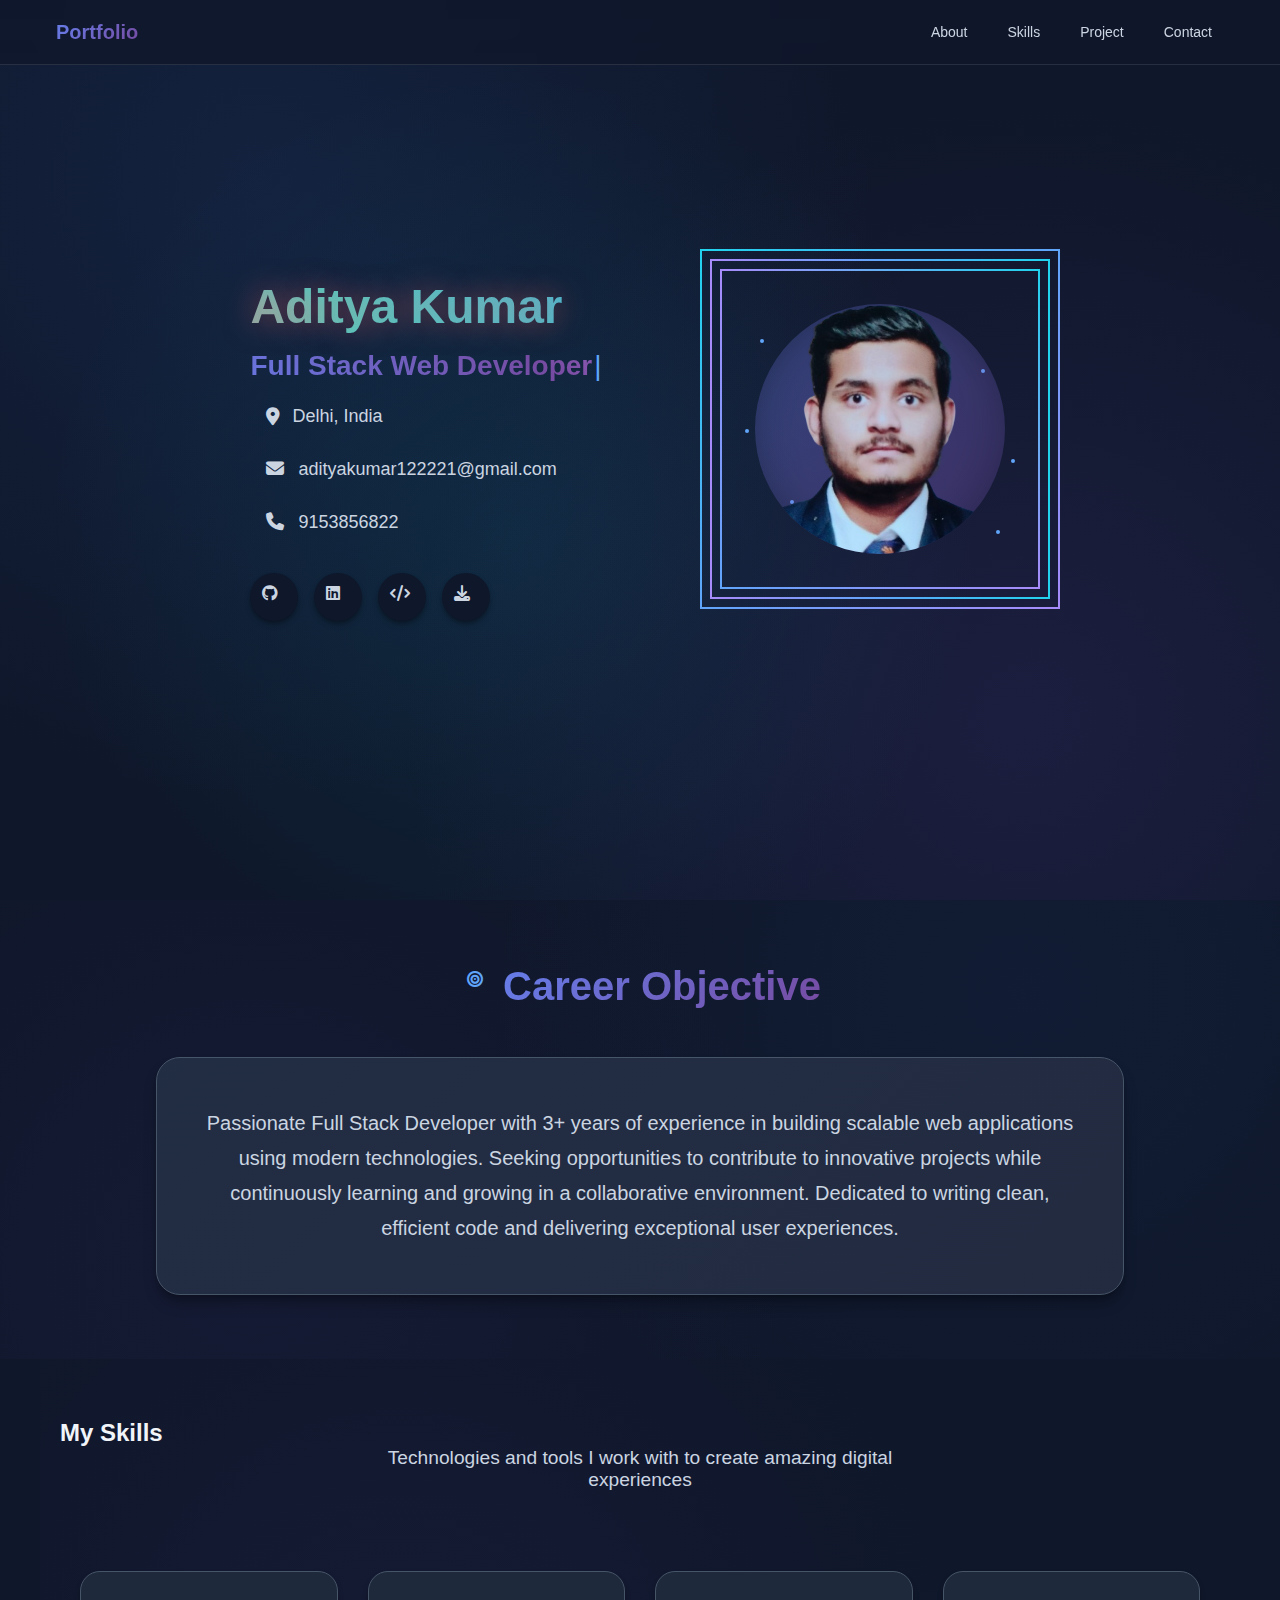
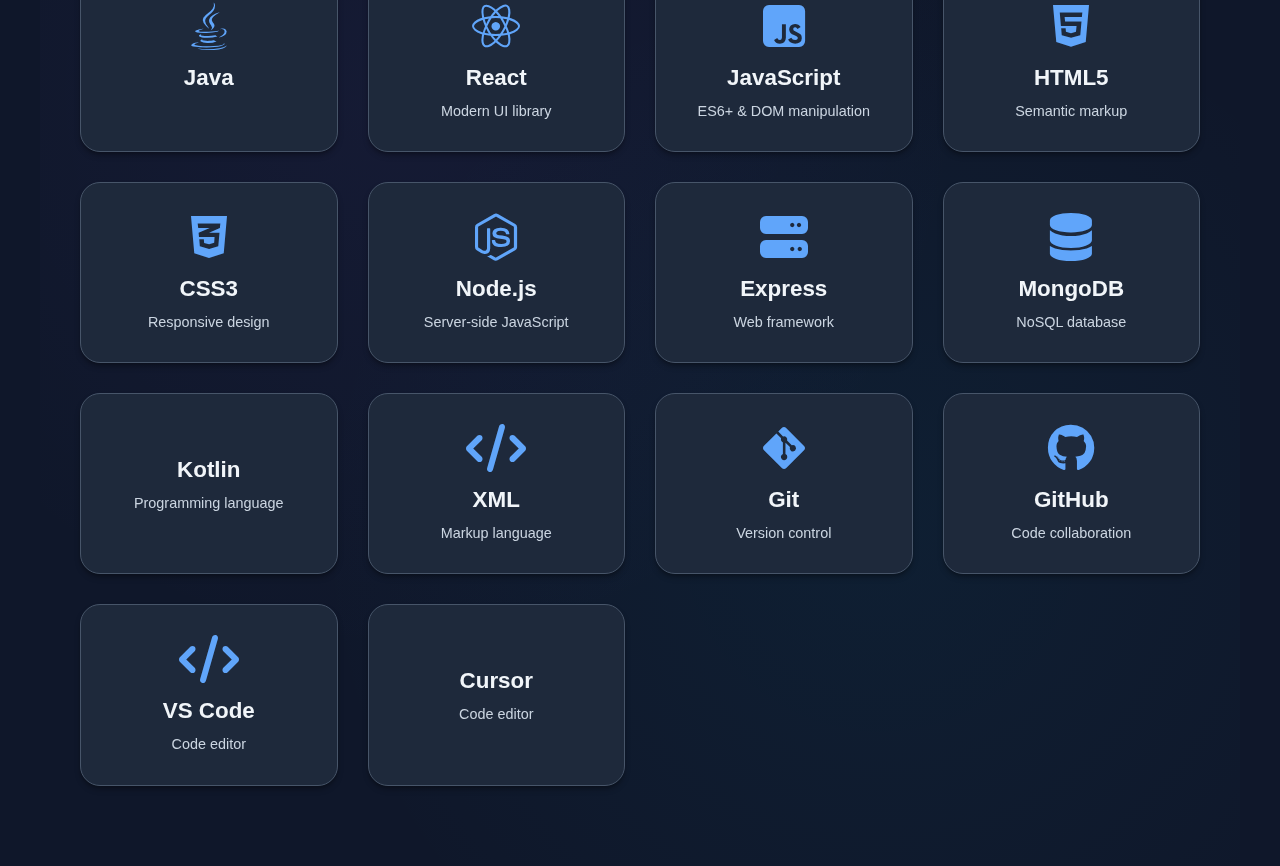
<file: index.html>
<!DOCTYPE html>
<html lang="en" data-theme="dark">
<head>
    <meta charset="UTF-8">
    <meta name="viewport" content="width=device-width, initial-scale=1.0">
    <title>Portfolio - Aditya Kumar</title>
    <link rel="stylesheet" href="https://cdnjs.cloudflare.com/ajax/libs/font-awesome/6.4.0/css/all.min.css">
    <link rel="stylesheet" href="css/main.css">
    <link rel="stylesheet" href="css/navbar.css">
    <link rel="stylesheet" href="css/profile-section.css">
    <link rel="stylesheet" href="css/objective-section.css">
    <link rel="stylesheet" href="css/typing-effect.css">
    <link rel="stylesheet" href="css/skills.css">
</head>
<body>
    <!-- Navigation Bar -->
    <nav class="navigation">
        <div class="nav-container">
            <div class="nav-content">
                <div class="nav-logo">
                    <a href="#profile"><h1>Portfolio</h1></a>
                </div>

                <!-- Desktop Navigation -->
                <div class="nav-desktop">
                    <div class="nav-links">
                        <a href="#objective" class="nav-link">About</a>
                        <a href="#skills" class="nav-link">Skills</a>
                        <a href="#projects" class="nav-link">Project</a>
                        <a href="#profile" class="nav-link">Contact</a>
                    </div>
                </div>
            </div>
        </div>
    </nav>

    <div class="portfolio-app">
        <main>
            <!-- Profile Section (Hero) -->
            <section id="profile" class="profile-section">
                <div class="profile-container">
                    <div class="profile-content">
                        <!-- Contact Information -->
                        <div class="profile-info animate-in">
                            <h1 class="profile-name">Aditya Kumar</h1>

                            <div class="typing-effect">
                                <span class="typing-text">Full Stack Web Developer</span>
                                <span class="typing-cursor">|</span>
                            </div>

                            <div class="contact-info">
                                <a class="contact-item">
                                    <i class="fas fa-map-marker-alt"></i>
                                    <span>Delhi, India</span>
                                </a>
                                <a class="contact-item">
                                    <i class="fas fa-envelope contact-icon"></i>
                                    <span>adityakumar122221@gmail.com</span>
                                </a>
                                <a class="contact-item">
                                    <i class="fas fa-phone contact-icon"></i>
                                    <span>9153856822</span>
                                </a>
                            </div>

                            <!-- Social Links -->
                            <div class="social-links">
                                <div class="tooltip-container">
                                    <a href="https://github.com/Aditya122221" target="_blank" rel="noopener noreferrer" class="social-link github">
                                        <i class="fab fa-github social-icon"></i>
                                    </a>
                                    <span class="tooltip">GitHub</span>
                                </div>

                                <div class="tooltip-container">
                                    <a href="https://www.linkedin.com/in/aditya-kumar-482429346/" target="_blank" rel="noopener noreferrer" class="social-link linkedin">
                                        <i class="fab fa-linkedin social-icon"></i>
                                    </a>
                                    <span class="tooltip">LinkedIn</span>
                                </div>

                                <div class="tooltip-container">
                                    <a href="https://leetcode.com/u/Aditya_2024/" target="_blank" rel="noopener noreferrer" class="social-link leetcode">
                                        <i class="fas fa-code social-icon"></i>
                                    </a>
                                    <span class="tooltip">LeetCode</span>
                                </div>

                                <div class="tooltip-container">
                                    <a href="/resume.pdf" target="_blank" rel="noopener noreferrer" class="social-link resume">
                                        <i class="fas fa-download social-icon"></i>
                                    </a>
                                    <span class="tooltip">Download Resume</span>
                                </div>
                            </div>
                        </div>

                        <!-- Profile Image -->
                        <div class="profile-image-container animate-in">
                            <div class="profile-image-wrapper">
                                <!-- Outer rotating ring -->
                                <div class="profile-ring profile-ring-1"></div>
                                <div class="profile-ring profile-ring-2"></div>
                                <div class="profile-ring profile-ring-3"></div>

                                <!-- Floating particles -->
                                <div class="profile-particles">
                                    <div class="particle particle-1"></div>
                                    <div class="particle particle-2"></div>
                                    <div class="particle particle-3"></div>
                                    <div class="particle particle-4"></div>
                                    <div class="particle particle-5"></div>
                                    <div class="particle particle-6"></div>
                                </div>

                                <!-- Main image with multiple effects -->
                                <div class="profile-image-inner">
                                    <img src="assets/profile-img.png" alt="Aditya Kumar" class="profile-image">
                                    <div class="profile-image-overlay"></div>
                                    <div class="profile-image-glow"></div>
                                    <div class="profile-image-shine"></div>
                                </div>

                                <!-- Interactive hover effects -->
                                <div class="profile-hover-effects">
                                    <div class="hover-ring hover-ring-1"></div>
                                    <div class="hover-ring hover-ring-2"></div>
                                </div>
                            </div>
                        </div>
                    </div>
                </div>
            </section>

            <!-- Objective Section -->
            <section id="objective" class="objective-section">
                <div class="objective-container">
                    <div class="objective-header animate-in">
                        <div class="objective-title">
                            <i class="fas fa-bullseye objective-icon"></i>
                            <h2>Career Objective</h2>
                        </div>
                    </div>

                    <div class="objective-content animate-in">
                        <p class="objective-text">
                            Passionate Full Stack Developer with 3+ years of experience in building scalable web applications using modern technologies. Seeking opportunities to contribute to innovative projects while continuously learning and growing in a collaborative environment. Dedicated to writing clean, efficient code and delivering exceptional user experiences.
                        </p>
                    </div>
                </div>
            </section>

            <!-- Skills Section -->
            <section id="skills" class="skills-section">
                <div class="skills-header animate-in">
                    <h2 class="skills-title">My Skills</h2>
                    <p class="skills-subtitle">
                        Technologies and tools I work with to create amazing digital experiences
                    </p>
                </div>

                <div class="skills-container">
                    <div class="skill-card animate-in" style="animation-delay: 0s;">
                        <div class="skill-icon-wrapper">
                            <i class="fa-brands fa-java skill-icon"></i>
                        </div>
                        <h4 class="skill-name">Java</h4>
                        <p class="skill-description"></p>
                        <div class="skill-glow"></div>
                    </div>

                    <div class="skill-card animate-in" style="animation-delay: 0.1s;">
                        <div class="skill-icon-wrapper">
                            <i class="fab fa-react skill-icon"></i>
                        </div>
                        <h4 class="skill-name">React</h4>
                        <p class="skill-description">Modern UI library</p>
                        <div class="skill-glow"></div>
                    </div>

                    <div class="skill-card animate-in" style="animation-delay: 0.2s;">
                        <div class="skill-icon-wrapper">
                            <i class="fab fa-js-square skill-icon"></i>
                        </div>
                        <h4 class="skill-name">JavaScript</h4>
                        <p class="skill-description">ES6+ & DOM manipulation</p>
                        <div class="skill-glow"></div>
                    </div>

                    <div class="skill-card animate-in" style="animation-delay: 0.3s;">
                        <div class="skill-icon-wrapper">
                            <i class="fab fa-html5 skill-icon"></i>
                        </div>
                        <h4 class="skill-name">HTML5</h4>
                        <p class="skill-description">Semantic markup</p>
                        <div class="skill-glow"></div>
                    </div>

                    <div class="skill-card animate-in" style="animation-delay: 0.4s;">
                        <div class="skill-icon-wrapper">
                            <i class="fab fa-css3-alt skill-icon"></i>
                        </div>
                        <h4 class="skill-name">CSS3</h4>
                        <p class="skill-description">Responsive design</p>
                        <div class="skill-glow"></div>
                    </div>

                    <div class="skill-card animate-in" style="animation-delay: 0.5s;">
                        <div class="skill-icon-wrapper">
                            <i class="fab fa-node-js skill-icon"></i>
                        </div>
                        <h4 class="skill-name">Node.js</h4>
                        <p class="skill-description">Server-side JavaScript</p>
                        <div class="skill-glow"></div>
                    </div>

                    <div class="skill-card animate-in" style="animation-delay: 0.6s;">
                        <div class="skill-icon-wrapper">
                            <i class="fas fa-server skill-icon"></i>
                        </div>
                        <h4 class="skill-name">Express</h4>
                        <p class="skill-description">Web framework</p>
                        <div class="skill-glow"></div>
                    </div>

                    <div class="skill-card animate-in" style="animation-delay: 0.7s;">
                        <div class="skill-icon-wrapper">
                            <i class="fas fa-database skill-icon"></i>
                        </div>
                        <h4 class="skill-name">MongoDB</h4>
                        <p class="skill-description">NoSQL database</p>
                        <div class="skill-glow"></div>
                    </div>

                    <div class="skill-card animate-in" style="animation-delay: 0.8s;">
                        <div class="skill-icon-wrapper">
                            <i class="fab fa-kotlin skill-icon"></i>
                        </div>
                        <h4 class="skill-name">Kotlin</h4>
                        <p class="skill-description">Programming language</p>
                        <div class="skill-glow"></div>
                    </div>

                    <div class="skill-card animate-in" style="animation-delay: 0.9s;">
                        <div class="skill-icon-wrapper">
                            <i class="fas fa-code skill-icon"></i>
                        </div>
                        <h4 class="skill-name">XML</h4>
                        <p class="skill-description">Markup language</p>
                        <div class="skill-glow"></div>
                    </div>

                    <div class="skill-card animate-in" style="animation-delay: 1.0s;">
                        <div class="skill-icon-wrapper">
                            <i class="fab fa-git-alt skill-icon"></i>
                        </div>
                        <h4 class="skill-name">Git</h4>
                        <p class="skill-description">Version control</p>
                        <div class="skill-glow"></div>
                    </div>

                    <div class="skill-card animate-in" style="animation-delay: 1.1s;">
                        <div class="skill-icon-wrapper">
                            <i class="fab fa-github skill-icon"></i>
                        </div>
                        <h4 class="skill-name">GitHub</h4>
                        <p class="skill-description">Code collaboration</p>
                        <div class="skill-glow"></div>
                    </div>

                    <div class="skill-card animate-in" style="animation-delay: 1.2s;">
                        <div class="skill-icon-wrapper">
                            <i class="fas fa-code skill-icon"></i>
                        </div>
                        <h4 class="skill-name">VS Code</h4>
                        <p class="skill-description">Code editor</p>
                        <div class="skill-glow"></div>
                    </div>

                    <div class="skill-card animate-in" style="animation-delay: 1.3s;">
                        <div class="skill-icon-wrapper">
                            <i class="fas fa-cursor skill-icon"></i>
                        </div>
                        <h4 class="skill-name">Cursor</h4>
                        <p class="skill-description">Code editor</p>
                        <div class="skill-glow"></div>
                    </div>
                </div>
            </section>
        </main>
    </div>
</body>
</html>
</file>
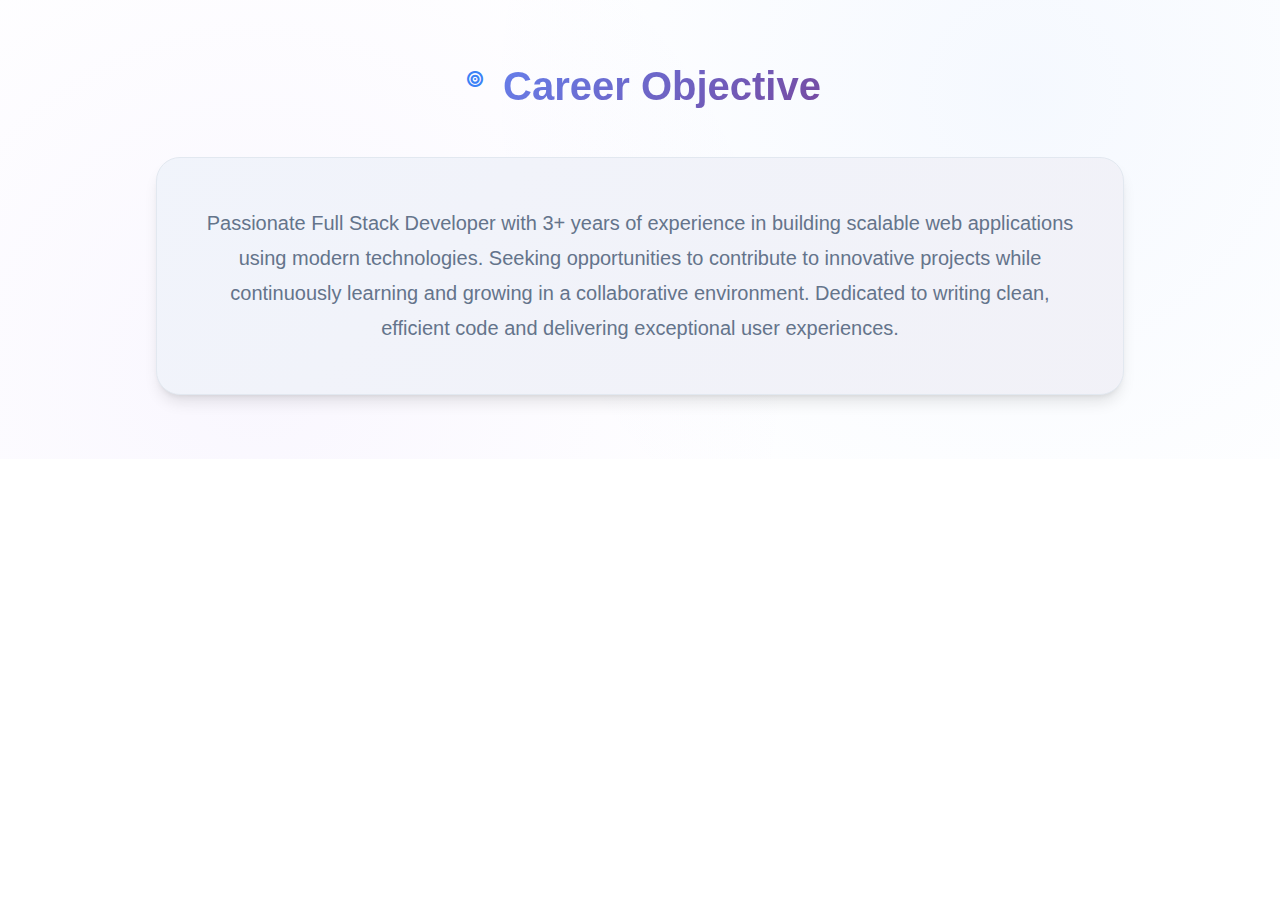
<file: about.html>
<!DOCTYPE html>
<html lang="en">
<head>
    <meta charset="UTF-8">
    <meta name="viewport" content="width=device-width, initial-scale=1.0">
    <title>About Me - Portfolio</title>
    <link rel="stylesheet" href="https://cdnjs.cloudflare.com/ajax/libs/font-awesome/6.4.0/css/all.min.css">
    <link rel="stylesheet" href="css/main.css">
    <link rel="stylesheet" href="css/objective-section.css">
</head>
<body>
    <div class="portfolio-app">
        <main>
            <!-- Objective Section -->
            <section id="objective" class="objective-section">
                <div class="objective-container">
                    <div class="objective-header animate-in">
                        <div class="objective-title">
                            <i class="fas fa-bullseye objective-icon"></i>
                            <h2>Career Objective</h2>
                        </div>
                    </div>

                    <div class="objective-content animate-in">
                        <p class="objective-text">
                            Passionate Full Stack Developer with 3+ years of experience in building scalable web applications using modern technologies. Seeking opportunities to contribute to innovative projects while continuously learning and growing in a collaborative environment. Dedicated to writing clean, efficient code and delivering exceptional user experiences.
                        </p>
                    </div>
                </div>
            </section>
        </main>
    </div>
</body>
</html>
</file>
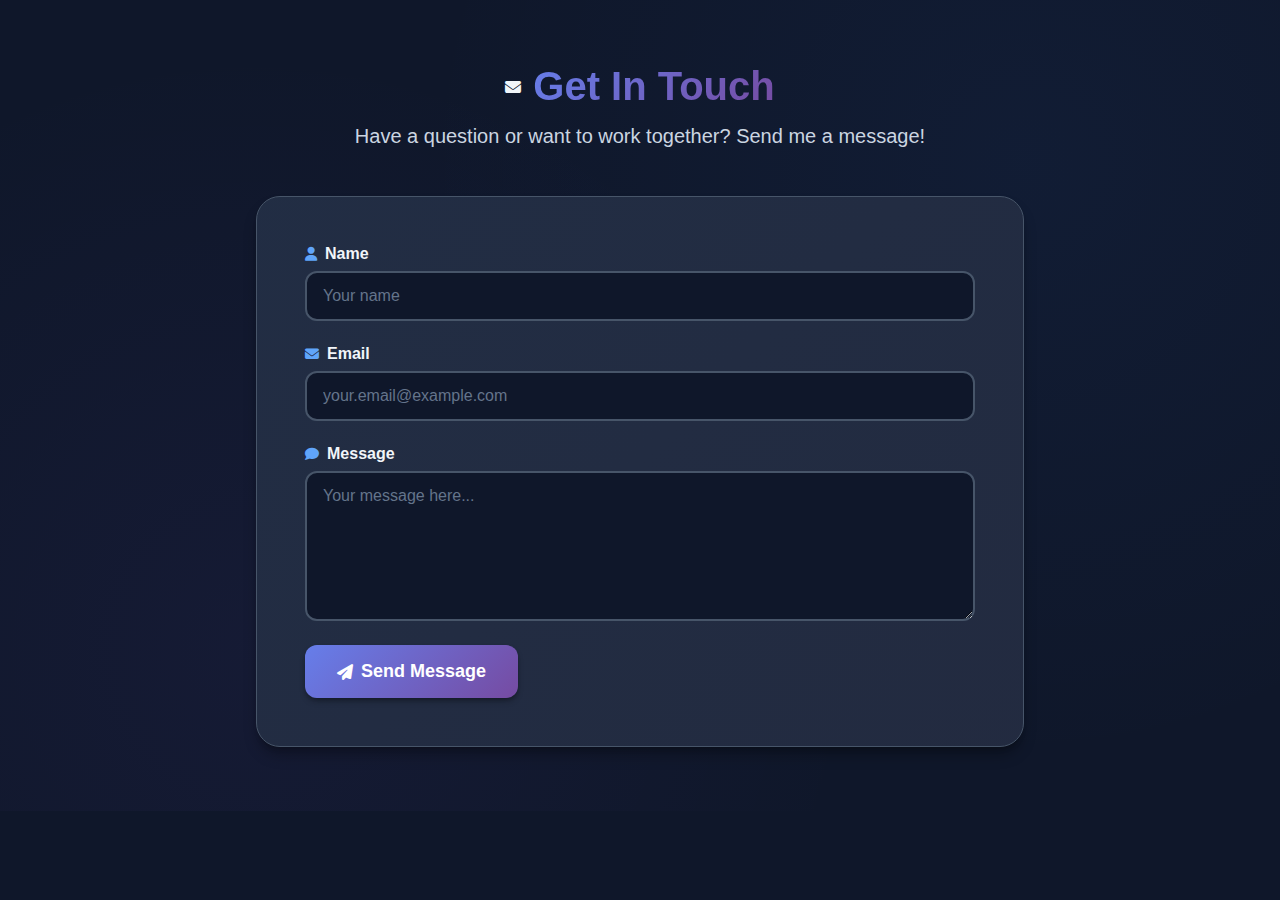
<file: contact.html>
<!DOCTYPE html>
<html lang="en" data-theme="dark">
<head>
    <meta charset="UTF-8">
    <meta name="viewport" content="width=device-width, initial-scale=1.0">
    <title>Contact - Portfolio</title>
    <link rel="stylesheet" href="https://cdnjs.cloudflare.com/ajax/libs/font-awesome/6.4.0/css/all.min.css">
    <link rel="stylesheet" href="css/main.css">
    <link rel="stylesheet" href="css/contact-section.css">
</head>
<body>
    <div class="portfolio-app">
        <main>
            <!-- Contact Section -->
            <section id="contact" class="contact-section">
                <div class="contact-container">
                    <div class="contact-header animate-in">
                        <div class="contact-title">
                            <i class="fas fa-envelope contact-icon"></i>
                            <h2>Get In Touch</h2>
                        </div>
                        <p class="contact-subtitle">
                            Have a question or want to work together? Send me a message!
                        </p>
                    </div>

                    <div class="contact-form-container animate-in">
                        <form class="contact-form" id="contactForm">
                            <div class="form-group">
                                <label for="name" class="form-label">
                                    <i class="fas fa-user"></i>
                                    Name
                                </label>
                                <input 
                                    type="text" 
                                    id="name" 
                                    name="name" 
                                    class="form-input" 
                                    placeholder="Your name"
                                    required
                                >
                            </div>

                            <div class="form-group">
                                <label for="email" class="form-label">
                                    <i class="fas fa-envelope"></i>
                                    Email
                                </label>
                                <input 
                                    type="email" 
                                    id="email" 
                                    name="email" 
                                    class="form-input" 
                                    placeholder="your.email@example.com"
                                    required
                                >
                            </div>

                            <div class="form-group">
                                <label for="message" class="form-label">
                                    <i class="fas fa-comment"></i>
                                    Message
                                </label>
                                <textarea 
                                    id="message" 
                                    name="message" 
                                    class="form-textarea" 
                                    placeholder="Your message here..."
                                    required
                                ></textarea>
                            </div>

                            <button type="submit" class="form-submit-btn">
                                <i class="fas fa-paper-plane"></i>
                                Send Message
                            </button>
                        </form>
                    </div>
                </div>
            </section>
        </main>
    </div>

    <script>
        // Contact form submission handler
        document.getElementById('contactForm').addEventListener('submit', function(e) {
            e.preventDefault();
            
            // Get form values
            const name = document.getElementById('name').value;
            const email = document.getElementById('email').value;
            const message = document.getElementById('message').value;
            
            // Basic validation
            if (!name || !email || !message) {
                alert('Please fill in all fields.');
                return;
            }
            
            // Email validation
            const emailRegex = /^[^\s@]+@[^\s@]+\.[^\s@]+$/;
            if (!emailRegex.test(email)) {
                alert('Please enter a valid email address.');
                return;
            }
            
            // Here you can add your form submission logic
            // For example, send to a backend API or use a service like Formspree
            console.log('Form submitted:', { name, email, message });
            
            // Show success message
            alert('Thank you for your message! I will get back to you soon.');
            
            // Reset form
            this.reset();
        });

        // Animation on scroll
        const observerOptions = {
            threshold: 0.1,
            rootMargin: '0px 0px -50px 0px'
        };

        const observer = new IntersectionObserver(function(entries) {
            entries.forEach(entry => {
                if (entry.isIntersecting) {
                    entry.target.classList.add('animate-in');
                }
            });
        }, observerOptions);

        // Observe all elements with animate-in class
        document.querySelectorAll('.animate-in').forEach(el => {
            observer.observe(el);
        });
    </script>
</body>
</html>
</file>
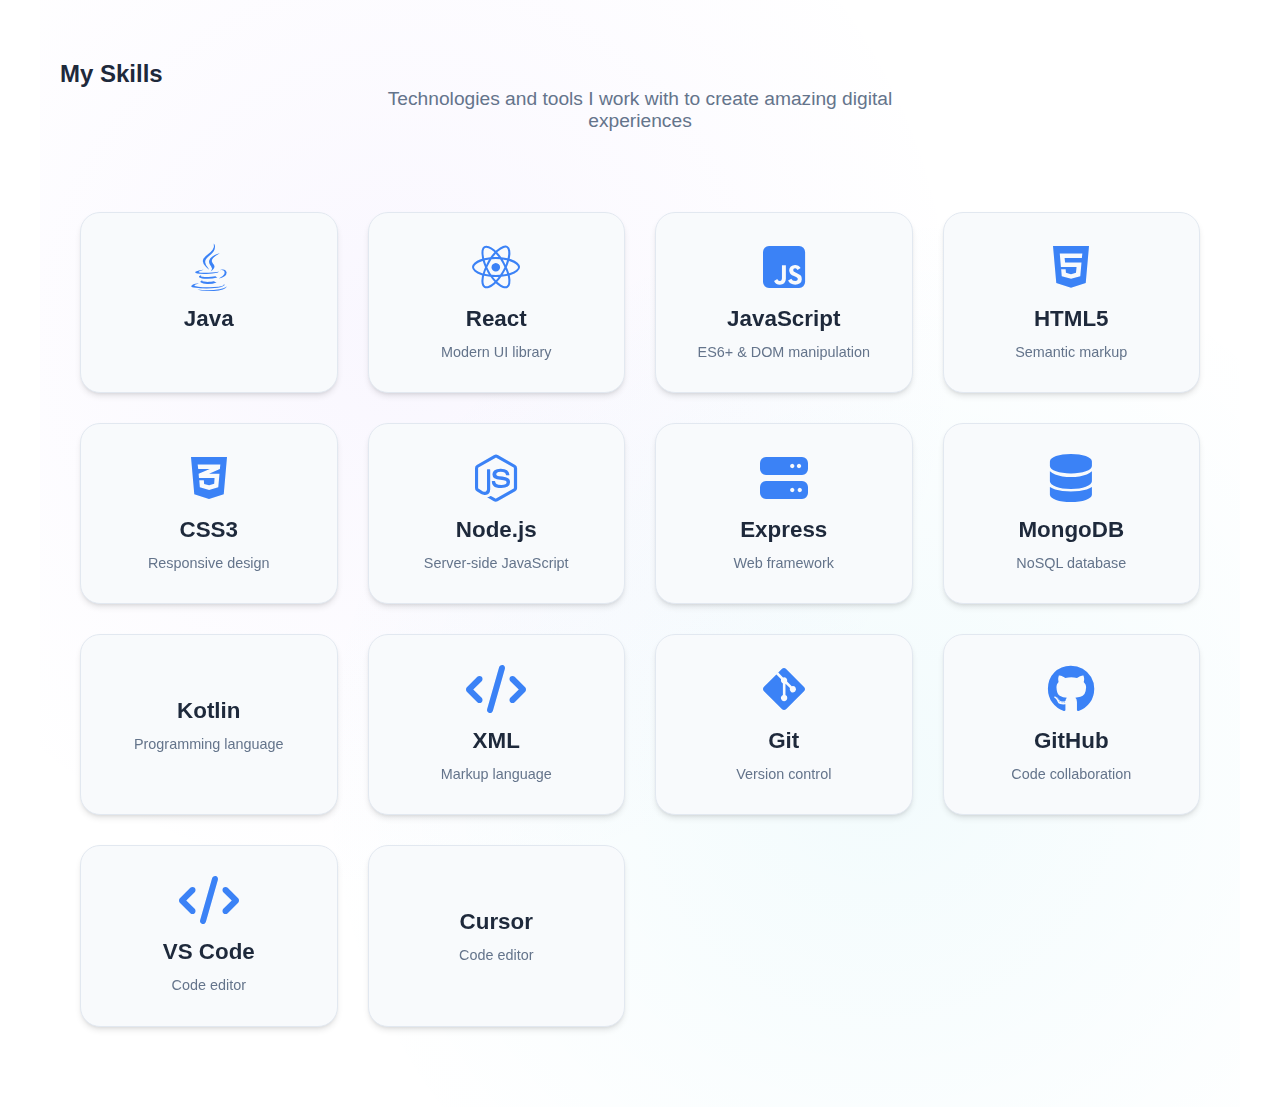
<file: skill.html>
<!DOCTYPE html>
<html lang="en">
<head>
    <meta charset="UTF-8">
    <meta name="viewport" content="width=device-width, initial-scale=1.0">
    <title>Skills - Portfolio</title>
    <link rel="stylesheet" href="https://cdnjs.cloudflare.com/ajax/libs/font-awesome/6.4.0/css/all.min.css">
    <link rel="stylesheet" href="css/main.css">
    <link rel="stylesheet" href="css/skills.css">
</head>
<body>
    <div class="portfolio-app">
        <main>
            <section id="skills" class="skills-section">
                <div class="skills-header animate-in">
                    <h2 class="skills-title">My Skills</h2>
                    <p class="skills-subtitle">
                        Technologies and tools I work with to create amazing digital experiences
                    </p>
                </div>

                <div class="skills-container">
                    <div class="skill-card animate-in" style="animation-delay: 0s;">
                        <div class="skill-icon-wrapper">
                            <i class="fa-brands fa-java skill-icon"></i>
                        </div>
                        <h4 class="skill-name">Java</h4>
                        <p class="skill-description"></p>
                        <div class="skill-glow"></div>
                    </div>

                    <div class="skill-card animate-in" style="animation-delay: 0.1s;">
                        <div class="skill-icon-wrapper">
                            <i class="fab fa-react skill-icon"></i>
                        </div>
                        <h4 class="skill-name">React</h4>
                        <p class="skill-description">Modern UI library</p>
                        <div class="skill-glow"></div>
                    </div>

                    <div class="skill-card animate-in" style="animation-delay: 0.2s;">
                        <div class="skill-icon-wrapper">
                            <i class="fab fa-js-square skill-icon"></i>
                        </div>
                        <h4 class="skill-name">JavaScript</h4>
                        <p class="skill-description">ES6+ & DOM manipulation</p>
                        <div class="skill-glow"></div>
                    </div>

                    <div class="skill-card animate-in" style="animation-delay: 0.3s;">
                        <div class="skill-icon-wrapper">
                            <i class="fab fa-html5 skill-icon"></i>
                        </div>
                        <h4 class="skill-name">HTML5</h4>
                        <p class="skill-description">Semantic markup</p>
                        <div class="skill-glow"></div>
                    </div>

                    <div class="skill-card animate-in" style="animation-delay: 0.4s;">
                        <div class="skill-icon-wrapper">
                            <i class="fab fa-css3-alt skill-icon"></i>
                        </div>
                        <h4 class="skill-name">CSS3</h4>
                        <p class="skill-description">Responsive design</p>
                        <div class="skill-glow"></div>
                    </div>

                    <div class="skill-card animate-in" style="animation-delay: 0.5s;">
                        <div class="skill-icon-wrapper">
                            <i class="fab fa-node-js skill-icon"></i>
                        </div>
                        <h4 class="skill-name">Node.js</h4>
                        <p class="skill-description">Server-side JavaScript</p>
                        <div class="skill-glow"></div>
                    </div>

                    <div class="skill-card animate-in" style="animation-delay: 0.6s;">
                        <div class="skill-icon-wrapper">
                            <i class="fas fa-server skill-icon"></i>
                        </div>
                        <h4 class="skill-name">Express</h4>
                        <p class="skill-description">Web framework</p>
                        <div class="skill-glow"></div>
                    </div>

                    <div class="skill-card animate-in" style="animation-delay: 0.7s;">
                        <div class="skill-icon-wrapper">
                            <i class="fas fa-database skill-icon"></i>
                        </div>
                        <h4 class="skill-name">MongoDB</h4>
                        <p class="skill-description">NoSQL database</p>
                        <div class="skill-glow"></div>
                    </div>

                    <div class="skill-card animate-in" style="animation-delay: 0.8s;">
                        <div class="skill-icon-wrapper">
                            <i class="fab fa-kotlin skill-icon"></i>
                        </div>
                        <h4 class="skill-name">Kotlin</h4>
                        <p class="skill-description">Programming language</p>
                        <div class="skill-glow"></div>
                    </div>

                    <div class="skill-card animate-in" style="animation-delay: 0.9s;">
                        <div class="skill-icon-wrapper">
                            <i class="fas fa-code skill-icon"></i>
                        </div>
                        <h4 class="skill-name">XML</h4>
                        <p class="skill-description">Markup language</p>
                        <div class="skill-glow"></div>
                    </div>

                    <div class="skill-card animate-in" style="animation-delay: 1.0s;">
                        <div class="skill-icon-wrapper">
                            <i class="fab fa-git-alt skill-icon"></i>
                        </div>
                        <h4 class="skill-name">Git</h4>
                        <p class="skill-description">Version control</p>
                        <div class="skill-glow"></div>
                    </div>

                    <div class="skill-card animate-in" style="animation-delay: 1.1s;">
                        <div class="skill-icon-wrapper">
                            <i class="fab fa-github skill-icon"></i>
                        </div>
                        <h4 class="skill-name">GitHub</h4>
                        <p class="skill-description">Code collaboration</p>
                        <div class="skill-glow"></div>
                    </div>

                    <div class="skill-card animate-in" style="animation-delay: 1.2s;">
                        <div class="skill-icon-wrapper">
                            <i class="fas fa-code skill-icon"></i>
                        </div>
                        <h4 class="skill-name">VS Code</h4>
                        <p class="skill-description">Code editor</p>
                        <div class="skill-glow"></div>
                    </div>

                    <div class="skill-card animate-in" style="animation-delay: 1.3s;">
                        <div class="skill-icon-wrapper">
                            <i class="fas fa-cursor skill-icon"></i>
                        </div>
                        <h4 class="skill-name">Cursor</h4>
                        <p class="skill-description">Code editor</p>
                        <div class="skill-glow"></div>
                    </div>
                </div>
            </section>
        </main>
    </div>
</body>
</html>
</file>
<file: css/main.css>
/* CSS Variables for Theme Support */
:root {
  /* Light Theme */
  --bg-primary: #ffffff;
  --bg-secondary: #f8fafc;
  --bg-tertiary: #f1f5f9;
  --text-primary: #1e293b;
  --text-secondary: #64748b;
  --text-muted: #94a3b8;
  --accent-primary: #3b82f6;
  --accent-secondary: #8b5cf6;
  --accent-tertiary: #06b6d4;
  --border-color: #e2e8f0;
  --shadow-sm: 0 1px 2px 0 rgb(0 0 0 / 0.05);
  --shadow-md: 0 4px 6px -1px rgb(0 0 0 / 0.1), 0 2px 4px -2px rgb(0 0 0 / 0.1);
  --shadow-lg: 0 10px 15px -3px rgb(0 0 0 / 0.1), 0 4px 6px -4px rgb(0 0 0 / 0.1);
  --shadow-xl: 0 20px 25px -5px rgb(0 0 0 / 0.1), 0 8px 10px -6px rgb(0 0 0 / 0.1);
  --gradient-primary: linear-gradient(135deg, #667eea 0%, #764ba2 100%);
  --gradient-secondary: linear-gradient(135deg, #f093fb 0%, #f5576c 100%);
  --gradient-tertiary: linear-gradient(135deg, #4facfe 0%, #00f2fe 100%);
}

[data-theme="dark"] {
  /* Dark Theme */
  --bg-primary: #0f172a;
  --bg-secondary: #1e293b;
  --bg-tertiary: #334155;
  --text-primary: #f1f5f9;
  --text-secondary: #cbd5e1;
  --text-muted: #64748b;
  --accent-primary: #60a5fa;
  --accent-secondary: #a78bfa;
  --accent-tertiary: #22d3ee;
  --border-color: #475569;
  --shadow-sm: 0 1px 2px 0 rgb(0 0 0 / 0.3);
  --shadow-md: 0 4px 6px -1px rgb(0 0 0 / 0.3), 0 2px 4px -2px rgb(0 0 0 / 0.3);
  --shadow-lg: 0 10px 15px -3px rgb(0 0 0 / 0.3), 0 4px 6px -4px rgb(0 0 0 / 0.3);
  --shadow-xl: 0 20px 25px -5px rgb(0 0 0 / 0.3), 0 8px 10px -6px rgb(0 0 0 / 0.3);
  --gradient-primary: linear-gradient(135deg, #667eea 0%, #764ba2 100%);
  --gradient-secondary: linear-gradient(135deg, #f093fb 0%, #f5576c 100%);
  --gradient-tertiary: linear-gradient(135deg, #4facfe 0%, #00f2fe 100%);
}

* {
  font-family: 'Segoe UI', Tahoma, Geneva, Verdana, sans-serif;
  user-select: none;
  padding: 0;
  margin: 0;
  box-sizing: border-box;
}

/* Smooth scrolling */
html {
  scroll-behavior: smooth;
}

/* Custom scrollbar */
::-webkit-scrollbar {
  width: 8px;
}

::-webkit-scrollbar-track {
  background: var(--bg-secondary);
}

::-webkit-scrollbar-thumb {
  background: var(--accent-primary);
  border-radius: 4px;
}

::-webkit-scrollbar-thumb:hover {
  background: var(--accent-secondary);
}

.portfolio-app {
  min-height: 100vh;
  background: var(--bg-primary);
  color: var(--text-primary);
  transition: all 0.3s ease;
  position: relative;
  overflow-x: hidden;
}

/* Animated background */
.portfolio-app::before {
  content: '';
  position: fixed;
  top: 0;
  left: 0;
  width: 100%;
  height: 100%;
  background:
    radial-gradient(circle at 20% 80%, rgba(120, 119, 198, 0.1) 0%, transparent 50%),
    radial-gradient(circle at 80% 20%, rgba(255, 119, 198, 0.1) 0%, transparent 50%),
    radial-gradient(circle at 40% 40%, rgba(120, 219, 255, 0.1) 0%, transparent 50%);
  z-index: -1;
  animation: backgroundFloat 20s ease-in-out infinite;
}

@keyframes backgroundFloat {
  0%,
  100% {
    transform: translateY(0px) rotate(0deg);
  }

  33% {
    transform: translateY(-20px) rotate(1deg);
  }

  66% {
    transform: translateY(10px) rotate(-1deg);
  }
}
</file>
<file: css/navbar.css>
.navigation {
  position: fixed;
  top: 0;
  left: 0;
  right: 0;
  background: rgba(255, 255, 255, 0.8);
  backdrop-filter: blur(20px);
  border-bottom: 1px solid rgba(255, 255, 255, 0.2);
  z-index: 1000;
  transition: all 0.3s ease;
}

.navigation.scrolled {
  background: rgba(255, 255, 255, 0.95);
  box-shadow: 0 4px 20px rgba(0, 0, 0, 0.1);
  border-bottom: 1px solid rgba(0, 0, 0, 0.1);
}

[data-theme="dark"] .navigation {
  background: rgba(15, 23, 42, 0.8);
  border-bottom: 1px solid rgba(255, 255, 255, 0.1);
}

[data-theme="dark"] .navigation.scrolled {
  background: rgba(15, 23, 42, 0.95);
  box-shadow: 0 4px 20px rgba(0, 0, 0, 0.3);
  border-bottom: 1px solid rgba(255, 255, 255, 0.1);
}

.nav-container {
  max-width: 1200px;
  margin: 0 auto;
  padding: 0 1rem;
}

.nav-content {
  display: flex;
  justify-content: space-between;
  align-items: center;
  height: 4rem;
}

.nav-logo h1 {
  font-size: 1.25rem;
  font-weight: bold;
  color: var(--text-primary);
  margin: 0;
  background: var(--gradient-primary);
  -webkit-background-clip: text;
  -webkit-text-fill-color: transparent;
  background-clip: text;
  transition: all 0.3s ease;
}

.nav-logo a {
  text-decoration: none;
}

.nav-desktop {
  display: flex;
  align-items: center;
  gap: 1rem;
}

.nav-links {
  display: flex;
  align-items: baseline;
  gap: 1rem;
}

.nav-link {
  padding: 0.5rem 0.75rem;
  border-radius: 0.5rem;
  font-size: 0.875rem;
  font-weight: 500;
  background: none;
  border: none;
  text-decoration: none;
  transition: all 0.3s ease;
  color: var(--text-secondary);
  position: relative;
  overflow: hidden;
  cursor: pointer;
}

.nav-link::before {
  content: '';
  position: absolute;
  top: 0;
  left: -100%;
  width: 100%;
  height: 100%;
  background: var(--gradient-primary);
  opacity: 0.1;
  transition: left 0.3s ease;
  z-index: -1;
}

.nav-link:hover::before {
  left: 0;
}

.nav-link:hover {
  color: var(--accent-primary);
  transform: translateY(-2px);
}

.nav-link.active {
  background: var(--gradient-primary);
  color: white;
  box-shadow: var(--shadow-md);
}

.nav-link.active::before {
  display: none;
}

/* Add scroll margin to sections so they're not hidden behind fixed navbar */
section {
  scroll-margin-top: 4rem;
}

@media (max-width: 768px) {
  .nav-desktop {
    display: none;
  }

  .nav-content {
    height: 3.5rem;
  }

  .nav-logo h1 {
    font-size: 1.1rem;
  }
}
</file>
<file: css/profile-section.css>
.profile-section {
  padding: 4rem 0;
  background: var(--bg-primary);
  position: relative;
  overflow: hidden;
  min-height: 100vh;
  display: flex;
  align-items: center;
}

.profile-section::before {
  content: '';
  position: absolute;
  top: 0;
  left: 0;
  right: 0;
  bottom: 0;
  background:
    radial-gradient(circle at 20% 20%, rgba(59, 130, 246, 0.1) 0%, transparent 50%),
    radial-gradient(circle at 80% 80%, rgba(139, 92, 246, 0.1) 0%, transparent 50%),
    radial-gradient(circle at 40% 60%, rgba(6, 182, 212, 0.1) 0%, transparent 50%);
  z-index: 0;
  animation: backgroundPulse 15s ease-in-out infinite;
}

@keyframes backgroundPulse {
  0%,
  100% {
    opacity: 0.5;
  }

  50% {
    opacity: 0.8;
  }
}

@keyframes gradientShift {
  0% {
    background-position: 0% 50%;
  }

  50% {
    background-position: 100% 50%;
  }

  100% {
    background-position: 0% 50%;
  }
}

@keyframes textShine {
  0% {
    text-shadow: 0 0 30px rgba(255, 107, 107, 0.5);
  }

  25% {
    text-shadow: 0 0 40px rgba(78, 205, 196, 0.7);
  }

  50% {
    text-shadow: 0 0 50px rgba(69, 183, 209, 0.8);
  }

  75% {
    text-shadow: 0 0 40px rgba(150, 206, 180, 0.7);
  }

  100% {
    text-shadow: 0 0 30px rgba(255, 107, 107, 0.5);
  }
}

.profile-container {
  max-width: 1200px;
  margin: 0 auto;
  padding: 0 1rem;
  position: relative;
  z-index: 1;
}

.profile-content {
  display: flex;
  flex-direction: column;
  align-items: center;
  gap: 8rem;
}

/* Animation classes */
.profile-info.animate-in {
  animation: slideInLeft 1s ease-out;
}

.profile-image-container.animate-in {
  animation: slideInRight 1s ease-out;
}

@keyframes slideInLeft {
  from {
    opacity: 0;
    transform: translateX(-50px);
  }

  to {
    opacity: 1;
    transform: translateX(0);
  }
}

@keyframes slideInRight {
  from {
    opacity: 0;
    transform: translateX(50px);
  }

  to {
    opacity: 1;
    transform: translateX(0);
  }
}

.profile-image-container {
  flex-shrink: 0;
  position: relative;
  display: flex;
  align-items: center;
  justify-content: center;
}

.profile-image-wrapper {
  position: relative;
  display: inline-block;
  width: 300px;
  height: 300px;
  cursor: pointer;
}

.profile-info {
  flex: 1;
  text-align: center;
}

.profile-name {
  font-size: 2.5rem;
  font-weight: bold;
  color: var(--text-primary);
  margin-bottom: 1rem;
  background: linear-gradient(45deg, #ff6b6b, #4ecdc4, #45b7d1, #96ceb4, #feca57, #ff9ff3, #54a0ff);
  background-size: 400% 400%;
  -webkit-background-clip: text;
  -webkit-text-fill-color: transparent;
  background-clip: text;
  transition: all 0.3s ease;
  position: relative;
  animation: gradientShift 3s ease-in-out infinite, textShine 2s ease-in-out infinite;
  text-shadow: 0 0 30px rgba(255, 107, 107, 0.5);
}

.profile-name::after {
  content: '';
  position: absolute;
  bottom: -5px;
  left: 50%;
  transform: translateX(-50%);
  width: 0;
  height: 3px;
  background: var(--gradient-primary);
  transition: width 0.3s ease;
}

.profile-info:hover .profile-name::after {
  width: 100px;
}

.contact-info {
  display: flex;
  flex-direction: column;
  gap: 1rem;
  margin-bottom: 2rem;
}

.contact-item {
  display: flex;
  align-items: center;
  justify-content: center;
  gap: 0.75rem;
  color: var(--text-secondary);
  text-decoration: none;
  font-size: 1.125rem;
  transition: all 0.3s ease;
  padding: 0.5rem 1rem;
  border-radius: 0.5rem;
  position: relative;
  overflow: hidden;
}

.contact-item::before {
  content: '';
  position: absolute;
  top: 0;
  left: -100%;
  width: 100%;
  height: 100%;
  background: var(--gradient-tertiary);
  opacity: 0.1;
  transition: left 0.3s ease;
  z-index: -1;
}

.contact-item:hover::before {
  left: 0;
}

.contact-item:hover {
  color: var(--accent-tertiary);
  transform: translateY(-2px);
}

.contact-icon {
  width: 1.25rem;
  height: 1.25rem;
  transition: transform 0.2s;
}

.contact-item:hover .contact-icon {
  transform: scale(1.1);
}

.social-links {
  display: flex;
  justify-content: center;
  gap: 1rem;
}

.social-link {
  padding: 0.75rem;
  background: var(--bg-primary);
  border-radius: 50%;
  box-shadow: var(--shadow-md);
  transition: all 0.3s ease;
  color: var(--text-secondary);
  text-decoration: none;
  display: flex;
  position: relative;
  overflow: hidden;
  width: 3rem;
  height: 3rem;
  align-items: center;
  justify-content: center;
}

.social-link::before {
  content: '';
  position: absolute;
  top: 0;
  left: 0;
  right: 0;
  bottom: 0;
  border-radius: 50%;
  background: var(--gradient-secondary);
  opacity: 0;
  transition: opacity 0.3s ease;
  z-index: -1;
}

.social-link:hover::before {
  opacity: 0.1;
}

.social-link:hover {
  box-shadow: var(--shadow-xl);
  transform: scale(1.1) translateY(-3px);
}

.social-link.github:hover {
  color: #1f2937;
}

.social-link.linkedin:hover {
  color: #2563eb;
}

.social-link.leetcode:hover {
  color: #ea580c;
}

.social-link.resume:hover {
  color: var(--accent-primary);
}

.social-icon {
  width: 1.5rem;
  height: 1.5rem;
}

/* Tooltip Container */
.tooltip-container {
  position: relative;
  display: inline-block;
}

/* Tooltip */
.tooltip {
  visibility: hidden;
  opacity: 0;
  position: absolute;
  bottom: 125%;
  left: 50%;
  transform: translateX(-50%);
  background-color: #333;
  color: #fff;
  text-align: center;
  padding: 8px 12px;
  border-radius: 6px;
  font-size: 12px;
  font-weight: 500;
  white-space: nowrap;
  z-index: 1000;
  transition: opacity 0.3s, visibility 0.3s;
}

/* Tooltip arrow */
.tooltip::after {
  content: "";
  position: absolute;
  top: 100%;
  left: 50%;
  transform: translateX(-50%);
  border: 5px solid transparent;
  border-top-color: #333;
}

/* Show tooltip on hover */
.tooltip-container:hover .tooltip {
  visibility: visible;
  opacity: 1;
}

/* Optional: Add a slight hover effect to the social links */
.tooltip-container:hover .social-link {
  transform: translateY(-2px);
  transition: transform 0.2s ease;
}

/* Rotating rings */
.profile-ring {
  position: absolute;
  border-radius: 50%;
  border: 2px solid transparent;
  animation: rotate 20s linear infinite;
}

.profile-ring-1 {
  width: 320px;
  height: 320px;
  top: -10px;
  left: -10px;
  border-image: linear-gradient(45deg, var(--accent-primary), var(--accent-secondary), var(--accent-tertiary)) 1;
  animation-duration: 15s;
  animation-direction: reverse;
}

.profile-ring-2 {
  width: 340px;
  height: 340px;
  top: -20px;
  left: -20px;
  border-image: linear-gradient(90deg, var(--accent-secondary), var(--accent-primary), var(--accent-tertiary)) 1;
  animation-duration: 25s;
}

.profile-ring-3 {
  width: 360px;
  height: 360px;
  top: -30px;
  left: -30px;
  border-image: linear-gradient(135deg, var(--accent-tertiary), var(--accent-primary), var(--accent-secondary)) 1;
  animation-duration: 30s;
  animation-direction: reverse;
}

/* Floating particles */
.profile-particles {
  position: absolute;
  width: 100%;
  height: 100%;
  top: 0;
  left: 0;
}

.particle {
  position: absolute;
  width: 4px;
  height: 4px;
  background: var(--accent-primary);
  border-radius: 50%;
  animation: float 6s ease-in-out infinite;
}

.particle-1 {
  top: 20%;
  left: 10%;
  animation-delay: 0s;
  animation-duration: 4s;
}

.particle-2 {
  top: 30%;
  right: 15%;
  animation-delay: 1s;
  animation-duration: 5s;
}

.particle-3 {
  bottom: 25%;
  left: 20%;
  animation-delay: 2s;
  animation-duration: 4.5s;
}

.particle-4 {
  bottom: 15%;
  right: 10%;
  animation-delay: 3s;
  animation-duration: 5.5s;
}

.particle-5 {
  top: 50%;
  left: 5%;
  animation-delay: 1.5s;
  animation-duration: 4s;
}

.particle-6 {
  top: 60%;
  right: 5%;
  animation-delay: 2.5s;
  animation-duration: 5s;
}

/* Main image container */
.profile-image-inner {
  position: relative;
  width: 250px;
  height: 250px;
  margin: 25px auto;
  border-radius: 50%;
  overflow: hidden;
  z-index: 10;
}

.profile-image {
  width: 100%;
  height: 100%;
  object-fit: cover;
  border-radius: 50%;
  transition: all 0.4s ease;
  position: relative;
  z-index: 3;
}

.profile-image-overlay {
  position: absolute;
  top: 0;
  left: 0;
  right: 0;
  bottom: 0;
  background: var(--gradient-primary);
  opacity: 0;
  transition: opacity 0.3s ease;
  z-index: 4;
  border-radius: 50%;
}

.profile-image-glow {
  position: absolute;
  top: -20px;
  left: -20px;
  right: -20px;
  bottom: -20px;
  border-radius: 50%;
  background: var(--gradient-primary);
  opacity: 0.4;
  filter: blur(30px);
  z-index: 1;
  animation: glowPulse 4s ease-in-out infinite;
}

.profile-image-shine {
  position: absolute;
  top: -50%;
  left: -50%;
  width: 200%;
  height: 200%;
  background: linear-gradient(45deg, transparent 30%, rgba(255, 255, 255, 0.3) 50%, transparent 70%);
  transform: rotate(-45deg);
  transition: all 0.6s ease;
  z-index: 5;
  opacity: 0;
}

/* Hover effects */
.profile-hover-effects {
  position: absolute;
  top: 0;
  left: 0;
  right: 0;
  bottom: 0;
  pointer-events: none;
}

.hover-ring {
  position: absolute;
  border-radius: 50%;
  border: 1px solid var(--accent-primary);
  opacity: 0;
  transition: all 0.3s ease;
}

.hover-ring-1 {
  width: 280px;
  height: 280px;
  top: 10px;
  left: 10px;
  animation: pulse 2s ease-in-out infinite;
}

.hover-ring-2 {
  width: 300px;
  height: 300px;
  top: 0;
  left: 0;
  animation: pulse 2s ease-in-out infinite 0.5s;
}

/* Hover states */
.profile-image-wrapper:hover .profile-image {
  transform: scale(1.1) rotate(5deg);
  filter: brightness(1.1) contrast(1.1);
}

.profile-image-wrapper:hover .profile-image-overlay {
  opacity: 0.2;
}

.profile-image-wrapper:hover .profile-image-shine {
  opacity: 1;
  transform: rotate(-45deg) translateX(100%);
}

.profile-image-wrapper:hover .profile-image-glow {
  opacity: 0.8;
  transform: scale(1.2);
}

.profile-image-wrapper:hover .hover-ring {
  opacity: 0.6;
}

.profile-image-wrapper:hover .particle {
  animation-duration: 2s;
  transform: scale(1.5);
}

.profile-image-wrapper:hover .profile-ring {
  animation-duration: 5s;
}

/* New Animations */
@keyframes rotate {
  from {
    transform: rotate(0deg);
  }

  to {
    transform: rotate(360deg);
  }
}

@keyframes float {
  0%,
  100% {
    transform: translateY(0px) translateX(0px) scale(1);
    opacity: 0.7;
  }

  25% {
    transform: translateY(-20px) translateX(10px) scale(1.2);
    opacity: 1;
  }

  50% {
    transform: translateY(-10px) translateX(-5px) scale(0.8);
    opacity: 0.5;
  }

  75% {
    transform: translateY(-30px) translateX(15px) scale(1.1);
    opacity: 0.8;
  }
}

@keyframes pulse {
  0%,
  100% {
    transform: scale(1);
    opacity: 0;
  }

  50% {
    transform: scale(1.05);
    opacity: 0.6;
  }
}

@keyframes glowPulse {
  0%,
  100% {
    opacity: 0.4;
    transform: scale(1);
  }

  50% {
    opacity: 0.8;
    transform: scale(1.1);
  }
}

@media (max-width: 1000px) {
  .profile-image {
    width: 150px;
    height: 200px;
  }
}

@media (min-width: 1024px) {
  .profile-content {
    flex-direction: row;
    align-items: flex-start;
    gap: 8rem;
  }

  .profile-image {
    width: 250px;
    height: 300px;
  }

  .profile-info {
    text-align: left;
  }

  .profile-name {
    font-size: 3rem;
  }

  .contact-info {
    align-items: flex-start;
  }

  .contact-item {
    justify-content: flex-start;
  }

  .social-links {
    justify-content: flex-start;
  }
}

/* Responsive design for enhanced profile image */
@media (max-width: 768px) {
  .profile-image-wrapper {
    width: 250px;
    height: 250px;
  }

  .profile-image-inner {
    width: 200px;
    height: 200px;
    margin: 25px auto;
  }

  .profile-ring-1 {
    width: 270px;
    height: 270px;
  }

  .profile-ring-2 {
    width: 290px;
    height: 290px;
  }

  .profile-ring-3 {
    width: 310px;
    height: 310px;
  }
}
</file>
<file: css/objective-section.css>
.objective-section {
  padding: 4rem 0;
  background: var(--bg-primary);
  position: relative;
  overflow: hidden;
}

.objective-section::before {
  content: '';
  position: absolute;
  top: 0;
  left: 0;
  right: 0;
  bottom: 0;
  background:
    radial-gradient(circle at 80% 20%, rgba(59, 130, 246, 0.05) 0%, transparent 50%),
    radial-gradient(circle at 20% 80%, rgba(139, 92, 246, 0.05) 0%, transparent 50%);
  z-index: 0;
}

.objective-container {
  max-width: 1000px;
  margin: 0 auto;
  padding: 0 1rem;
  position: relative;
  z-index: 1;
}

.objective-header {
  text-align: center;
  margin-bottom: 3rem;
  opacity: 0;
  transform: translateY(30px);
  transition: all 0.6s ease;
}

.objective-header.animate-in {
  opacity: 1;
  transform: translateY(0);
  animation: fadeInUp 0.8s ease-out;
}

.objective-title {
  display: flex;
  align-items: center;
  justify-content: center;
  gap: 0.75rem;
  margin-bottom: 1rem;
}

.objective-icon {
  width: 2rem;
  height: 2rem;
  color: var(--accent-primary);
  transition: all 0.3s ease;
}

.objective-title:hover .objective-icon {
  transform: scale(1.1) rotate(5deg);
  color: var(--accent-secondary);
}

.objective-title h2 {
  font-size: 2.25rem;
  font-weight: bold;
  color: var(--text-primary);
  margin: 0;
  background: var(--gradient-primary);
  -webkit-background-clip: text;
  -webkit-text-fill-color: transparent;
  background-clip: text;
}

.objective-content {
  background: var(--bg-secondary);
  border: 1px solid var(--border-color);
  border-radius: 1.5rem;
  padding: 2rem;
  box-shadow: var(--shadow-lg);
  position: relative;
  overflow: hidden;
  opacity: 0;
  transform: translateY(30px);
  transition: all 0.6s ease;
}

.objective-content::before {
  content: '';
  position: absolute;
  top: 0;
  left: 0;
  right: 0;
  bottom: 0;
  background: var(--gradient-primary);
  opacity: 0.05;
  z-index: -1;
}

.objective-content.animate-in {
  opacity: 1;
  transform: translateY(0);
  animation: slideInUp 0.8s ease-out 0.2s both;
}

.objective-content:hover {
  transform: translateY(-5px);
  box-shadow: var(--shadow-xl);
  border-color: var(--accent-primary);
}

.objective-text {
  font-size: 1.125rem;
  color: var(--text-secondary);
  line-height: 1.75;
  text-align: center;
  margin: 0;
  transition: color 0.3s ease;
}

.objective-content:hover .objective-text {
  color: var(--text-primary);
}

/* Animations */
@keyframes fadeInUp {
  from {
    opacity: 0;
    transform: translateY(30px);
  }

  to {
    opacity: 1;
    transform: translateY(0);
  }
}

@keyframes slideInUp {
  from {
    opacity: 0;
    transform: translateY(30px);
  }

  to {
    opacity: 1;
    transform: translateY(0);
  }
}

@media (min-width: 1024px) {
  .objective-title h2 {
    font-size: 2.5rem;
  }

  .objective-content {
    padding: 3rem;
  }

  .objective-text {
    font-size: 1.25rem;
  }
}
</file>
<file: css/typing-effect.css>
.typing-effect {
  display: inline-block;
  font-size: 1.5rem;
  font-weight: 600;
  color: var(--text-secondary);
  margin-bottom: 1rem;
  min-height: 2rem;
  display: flex;
  align-items: center;
  justify-content: center;
}

.typing-text {
  background: linear-gradient(45deg, #667eea, #764ba2, #f093fb, #f5576c);
  background-size: 300% 300%;
  -webkit-background-clip: text;
  -webkit-text-fill-color: transparent;
  background-clip: text;
  animation: gradientFlow 4s ease-in-out infinite;
}

.typing-cursor {
  color: var(--accent-primary);
  font-weight: 300;
  animation: blink 1s infinite;
  margin-left: 2px;
}

@keyframes gradientFlow {
  0% {
    background-position: 0% 50%;
  }

  50% {
    background-position: 100% 50%;
  }

  100% {
    background-position: 0% 50%;
  }
}

@keyframes blink {
  0%,
  50% {
    opacity: 1;
  }

  51%,
  100% {
    opacity: 0;
  }
}

@media (min-width: 1024px) {
  .typing-effect {
    font-size: 1.75rem;
    justify-content: flex-start;
  }
}
</file>
<file: css/skills.css>
.skills-section {
    max-width: 1200px;
    margin: 0 auto;
    padding: 60px 20px;
    min-height: 100vh;
    font-family: 'Arial', sans-serif;
    background: var(--bg-primary);
    position: relative;
    overflow: hidden;
}

.skills-section::before {
    content: '';
    position: absolute;
    top: 0;
    left: 0;
    right: 0;
    bottom: 0;
    background:
        radial-gradient(circle at 30% 30%, rgba(139, 92, 246, 0.05) 0%, transparent 50%),
        radial-gradient(circle at 70% 70%, rgba(6, 182, 212, 0.05) 0%, transparent 50%);
    z-index: 0;
}

.skills-header {
    position: relative;
    z-index: 1;
}

.skills-header.animate-in {
    animation: fadeInUp 1s ease-out;
}

.skills-headings {
    text-align: center;
    font-size: 54px;
    margin: 0 auto 20px;
    font-weight: 700;
    color: var(--text-primary);
    background: var(--gradient-primary);
    -webkit-background-clip: text;
    -webkit-text-fill-color: transparent;
    background-clip: text;
    position: relative;
    line-height: 1.2;
    display: block;
}

.skills-headings::after {
    content: '';
    position: absolute;
    bottom: -10px;
    left: 50%;
    transform: translateX(-50%);
    width: 100px;
    height: 4px;
    background: var(--gradient-primary);
    border-radius: 2px;
}

.skills-subtitle {
    text-align: center;
    font-size: 1.2rem;
    margin-bottom: 60px;
    color: var(--text-secondary);
    max-width: 600px;
    margin-left: auto;
    margin-right: auto;
}

.skills-container {
    display: grid;
    grid-template-columns: repeat(auto-fit, minmax(200px, 1fr));
    gap: 30px;
    padding: 20px;
    position: relative;
    z-index: 1;
}

.category-title {
    font-size: 1.8rem;
    margin-bottom: 25px;
    text-align: center;
    font-weight: 600;
    position: relative;
    padding-bottom: 10px;
}

.category-title::after {
    content: '';
    position: absolute;
    bottom: 0;
    left: 50%;
    transform: translateX(-50%);
    width: 60px;
    height: 3px;
    background: linear-gradient(90deg, #ff6b6b, #4ecdc4);
    border-radius: 2px;
}

.skills-grid {
    display: grid;
    grid-template-columns: repeat(4, 50px);
    margin-top: 30px;
}

.skill-card {
    background: var(--bg-secondary);
    backdrop-filter: blur(20px);
    border: 1px solid var(--border-color);
    border-radius: 20px;
    padding: 30px 20px;
    text-align: center;
    transition: all 0.4s ease;
    cursor: pointer;
    position: relative;
    overflow: hidden;
    opacity: 0;
    transform: translateY(30px);
    box-shadow: var(--shadow-md);
}

.skill-card.animate-in {
    opacity: 1;
    transform: translateY(0);
    animation: slideInUp 0.6s ease-out forwards;
}

.skill-card::before {
    content: '';
    position: absolute;
    top: 0;
    left: -100%;
    width: 100%;
    height: 100%;
    background: var(--gradient-primary);
    opacity: 0.1;
    transition: left 0.5s ease;
    z-index: -1;
}

.skill-card:hover::before {
    left: 100%;
}

.skill-card:hover {
    transform: translateY(-15px) scale(1.05);
    box-shadow: var(--shadow-xl);
    border-color: var(--accent-primary);
}

.skill-glow {
    position: absolute;
    top: -2px;
    left: -2px;
    right: -2px;
    bottom: -2px;
    background: var(--gradient-primary);
    border-radius: 22px;
    opacity: 0;
    filter: blur(10px);
    z-index: -2;
    transition: opacity 0.3s ease;
}

.skill-card:hover .skill-glow {
    opacity: 0.3;
}

.skill-icon-wrapper {
    position: relative;
    display: inline-block;
    margin-bottom: 15px;
}

.skill-icon {
    font-size: 3rem;
    color: var(--accent-primary);
    transition: all 0.3s ease;
    position: relative;
    z-index: 1;
}

.skill-card:hover .skill-icon {
    color: var(--accent-secondary);
    transform: scale(1.2) rotate(10deg);
}

.skill-name {
    font-size: 1.4rem;
    margin-bottom: 10px;
    font-weight: 600;
    color: var(--text-primary);
    transition: color 0.3s ease;
}

.skill-card:hover .skill-name {
    color: var(--accent-primary);
}

.skill-description {
    font-size: 0.9rem;
    line-height: 1.4;
    color: var(--text-secondary);
    transition: color 0.3s ease;
}

.skill-card:hover .skill-description {
    color: var(--text-primary);
}

/* Animations */
@keyframes fadeInUp {
    from {
        opacity: 0;
        transform: translateY(30px);
    }

    to {
        opacity: 1;
        transform: translateY(0);
    }
}

@keyframes slideInUp {
    from {
        opacity: 0;
        transform: translateY(30px);
    }

    to {
        opacity: 1;
        transform: translateY(0);
    }
}

/* Responsive Design */
@media (max-width: 768px) {
    .skills-section {
        padding: 40px 15px;
    }

    .skills-headings {
        font-size: 2.2rem;
    }

    .skills-subtitle {
        font-size: 1rem;
        margin-bottom: 40px;
    }

    .skills-container {
        gap: 35px;
    }

    .category-title {
        font-size: 1.5rem;
    }

    .skill-card {
        padding: 25px 15px;
    }

    .skill-icon {
        font-size: 2.5rem;
    }

    .skill-name {
        font-size: 1.2rem;
    }
}

@media (max-width: 480px) {
    .skills-headings {
        font-size: 1.8rem;
    }

    .skills-subtitle {
        font-size: 0.9rem;
    }

    .category-title {
        font-size: 1.3rem;
    }

    .skill-card {
        padding: 20px 15px;
    }

    .skill-icon {
        font-size: 2.2rem;
    }

    .skill-name {
        font-size: 1.1rem;
    }

    .skill-description {
        font-size: 0.8rem;
    }
}

@media (min-width: 1024px) {
    .skills-container {
        grid-template-columns: repeat(3, 1fr);
    }
}

@media (min-width: 1200px) {
    .skills-container {
        grid-template-columns: repeat(4, 1fr);
    }
}
</file>
<file: css/contact-section.css>
.contact-section {
  padding: 4rem 0;
  background: var(--bg-primary);
  position: relative;
  overflow: hidden;
}

.contact-section::before {
  content: '';
  position: absolute;
  top: 0;
  left: 0;
  right: 0;
  bottom: 0;
  background:
    radial-gradient(circle at 80% 20%, rgba(59, 130, 246, 0.05) 0%, transparent 50%),
    radial-gradient(circle at 20% 80%, rgba(139, 92, 246, 0.05) 0%, transparent 50%);
  z-index: 0;
}

.contact-container {
  max-width: 800px;
  margin: 0 auto;
  padding: 0 1rem;
  position: relative;
  z-index: 1;
}

.contact-header {
  text-align: center;
  margin-bottom: 3rem;
  opacity: 0;
  transform: translateY(30px);
  transition: all 0.6s ease;
}

.contact-header.animate-in {
  opacity: 1;
  transform: translateY(0);
  animation: fadeInUp 0.8s ease-out;
}

.contact-title {
  display: flex;
  align-items: center;
  justify-content: center;
  gap: 0.75rem;
  margin-bottom: 1rem;
}

.contact-icons {
  font-size: 2rem;
  color: var(--accent-primary);
  transition: all 0.3s ease;
  line-height: 1;
}

.contact-title:hover .contact-icons {
  transform: scale(1.1) rotate(5deg);
  color: var(--accent-secondary);
}

.contact-title h2 {
  font-size: 2.25rem;
  font-weight: bold;
  color: var(--text-primary);
  margin: 0;
  background: var(--gradient-primary);
  -webkit-background-clip: text;
  -webkit-text-fill-color: transparent;
  background-clip: text;
}

.contact-subtitle {
  font-size: 1.125rem;
  color: var(--text-secondary);
  margin-top: 0.5rem;
}

.contact-form-container {
  background: var(--bg-secondary);
  border: 1px solid var(--border-color);
  border-radius: 1.5rem;
  padding: 2rem;
  box-shadow: var(--shadow-lg);
  position: relative;
  overflow: hidden;
  opacity: 0;
  transform: translateY(30px);
  transition: all 0.6s ease;
}

.contact-form-container::before {
  content: '';
  position: absolute;
  top: 0;
  left: 0;
  right: 0;
  bottom: 0;
  background: var(--gradient-primary);
  opacity: 0.05;
  z-index: -1;
}

.contact-form-container.animate-in {
  opacity: 1;
  transform: translateY(0);
  animation: slideInUp 0.8s ease-out 0.2s both;
}

.contact-form-container:hover {
  transform: translateY(-5px);
  box-shadow: var(--shadow-xl);
  border-color: var(--accent-primary);
}

.contact-form {
  display: flex;
  flex-direction: column;
  gap: 1.5rem;
}

.form-group {
  display: flex;
  flex-direction: column;
  gap: 0.5rem;
}

.form-label {
  font-size: 1rem;
  font-weight: 600;
  color: var(--text-primary);
  display: flex;
  align-items: center;
  gap: 0.5rem;
}

.form-label i {
  color: var(--accent-primary);
  font-size: 0.875rem;
}

.form-input,
.form-textarea {
  width: 100%;
  padding: 0.875rem 1rem;
  font-size: 1rem;
  color: var(--text-primary);
  background: var(--bg-primary);
  border: 2px solid var(--border-color);
  border-radius: 0.75rem;
  transition: all 0.3s ease;
  font-family: inherit;
  outline: none;
}

.form-input:focus,
.form-textarea:focus {
  border-color: var(--accent-primary);
  box-shadow: 0 0 0 3px rgba(59, 130, 246, 0.1);
  transform: translateY(-2px);
}

.form-input::placeholder,
.form-textarea::placeholder {
  color: var(--text-muted);
}

.form-textarea {
  min-height: 150px;
  resize: vertical;
  font-family: inherit;
}

.form-submit-btn {
  padding: 1rem 2rem;
  font-size: 1.125rem;
  font-weight: 600;
  color: white;
  background: var(--gradient-primary);
  border: none;
  border-radius: 0.75rem;
  cursor: pointer;
  transition: all 0.3s ease;
  position: relative;
  overflow: hidden;
  align-self: flex-start;
  display: flex;
  align-items: center;
  gap: 0.5rem;
  box-shadow: var(--shadow-md);
}

.form-submit-btn::before {
  content: '';
  position: absolute;
  top: 0;
  left: -100%;
  width: 100%;
  height: 100%;
  background: linear-gradient(90deg, transparent, rgba(255, 255, 255, 0.2), transparent);
  transition: left 0.5s ease;
}

.form-submit-btn:hover::before {
  left: 100%;
}

.form-submit-btn:hover {
  transform: translateY(-2px);
  box-shadow: var(--shadow-xl);
}

.form-submit-btn:active {
  transform: translateY(0);
}

.form-submit-btn i {
  font-size: 1rem;
}

/* Animations */
@keyframes fadeInUp {
  from {
    opacity: 0;
    transform: translateY(30px);
  }

  to {
    opacity: 1;
    transform: translateY(0);
  }
}

@keyframes slideInUp {
  from {
    opacity: 0;
    transform: translateY(30px);
  }

  to {
    opacity: 1;
    transform: translateY(0);
  }
}

@media (min-width: 1024px) {
  .contact-title h2 {
    font-size: 2.5rem;
  }

  .contact-form-container {
    padding: 3rem;
  }

  .contact-subtitle {
    font-size: 1.25rem;
  }
}
</file>
